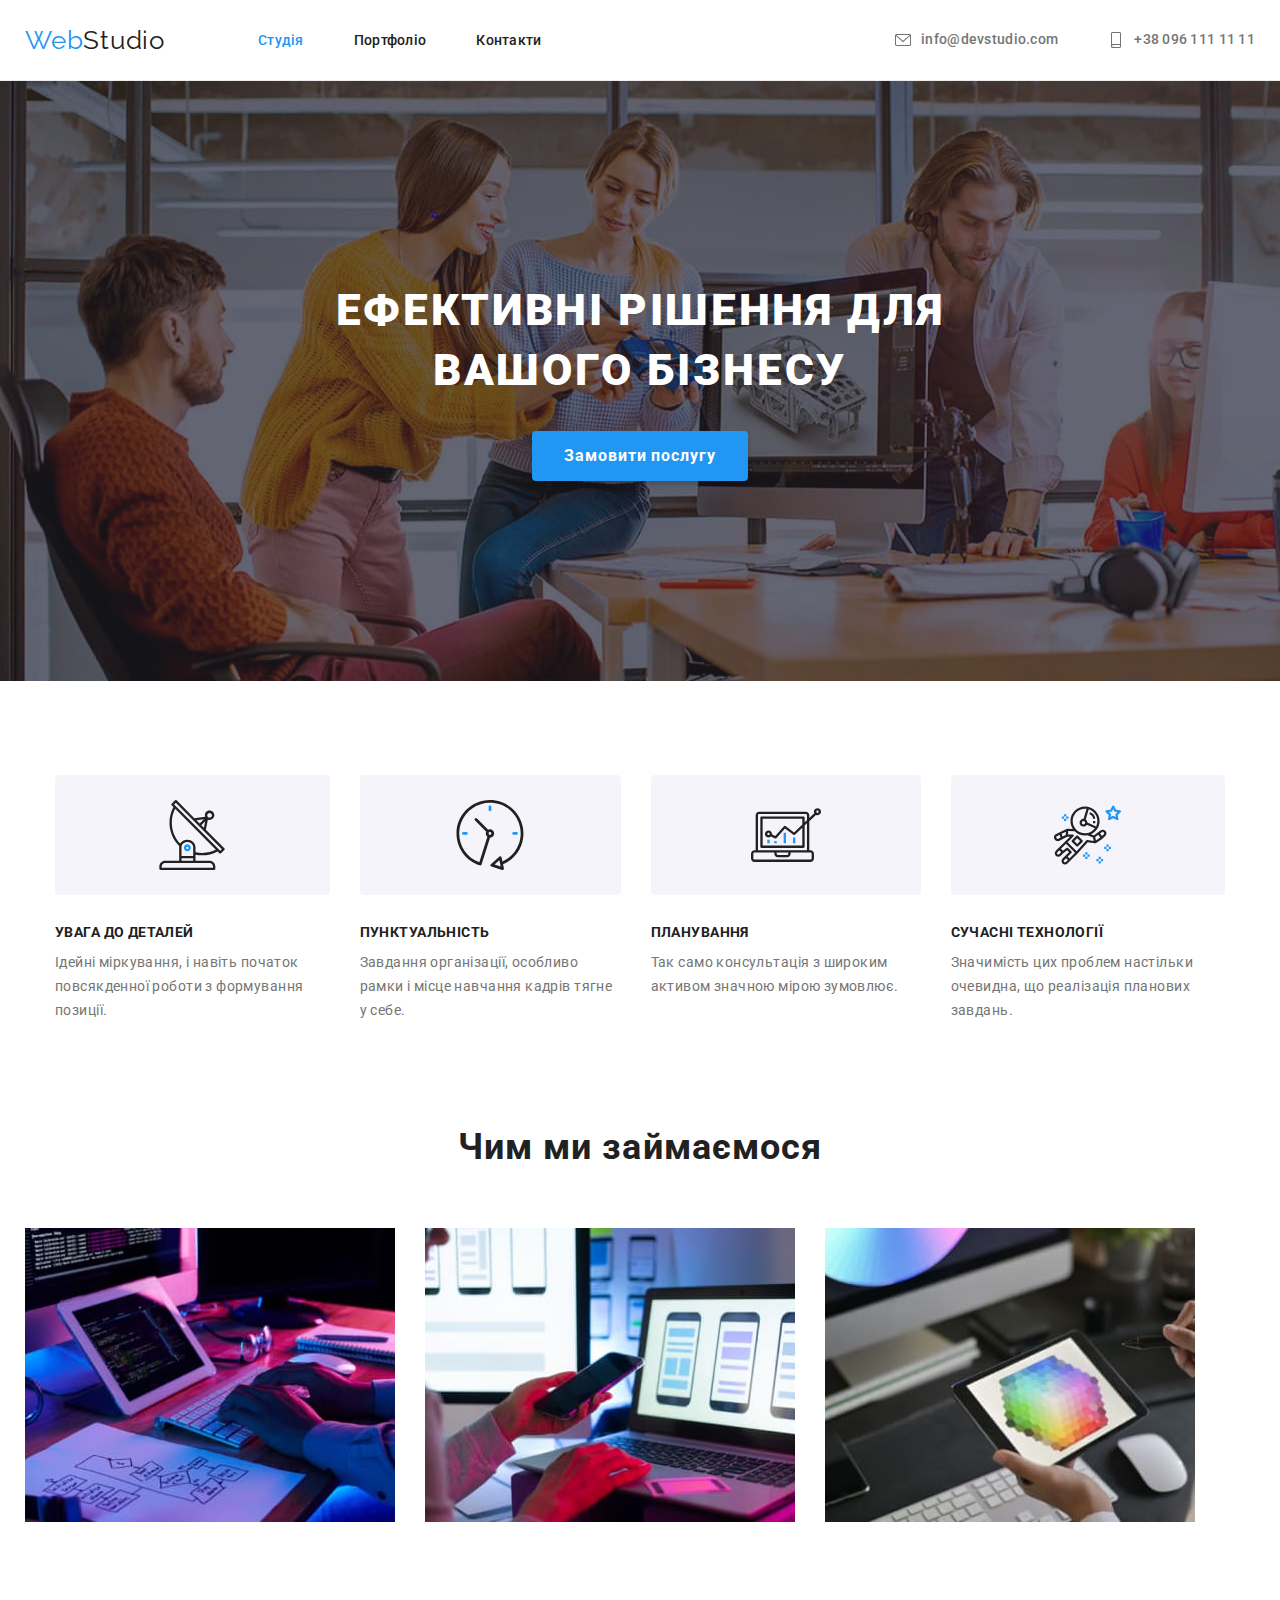
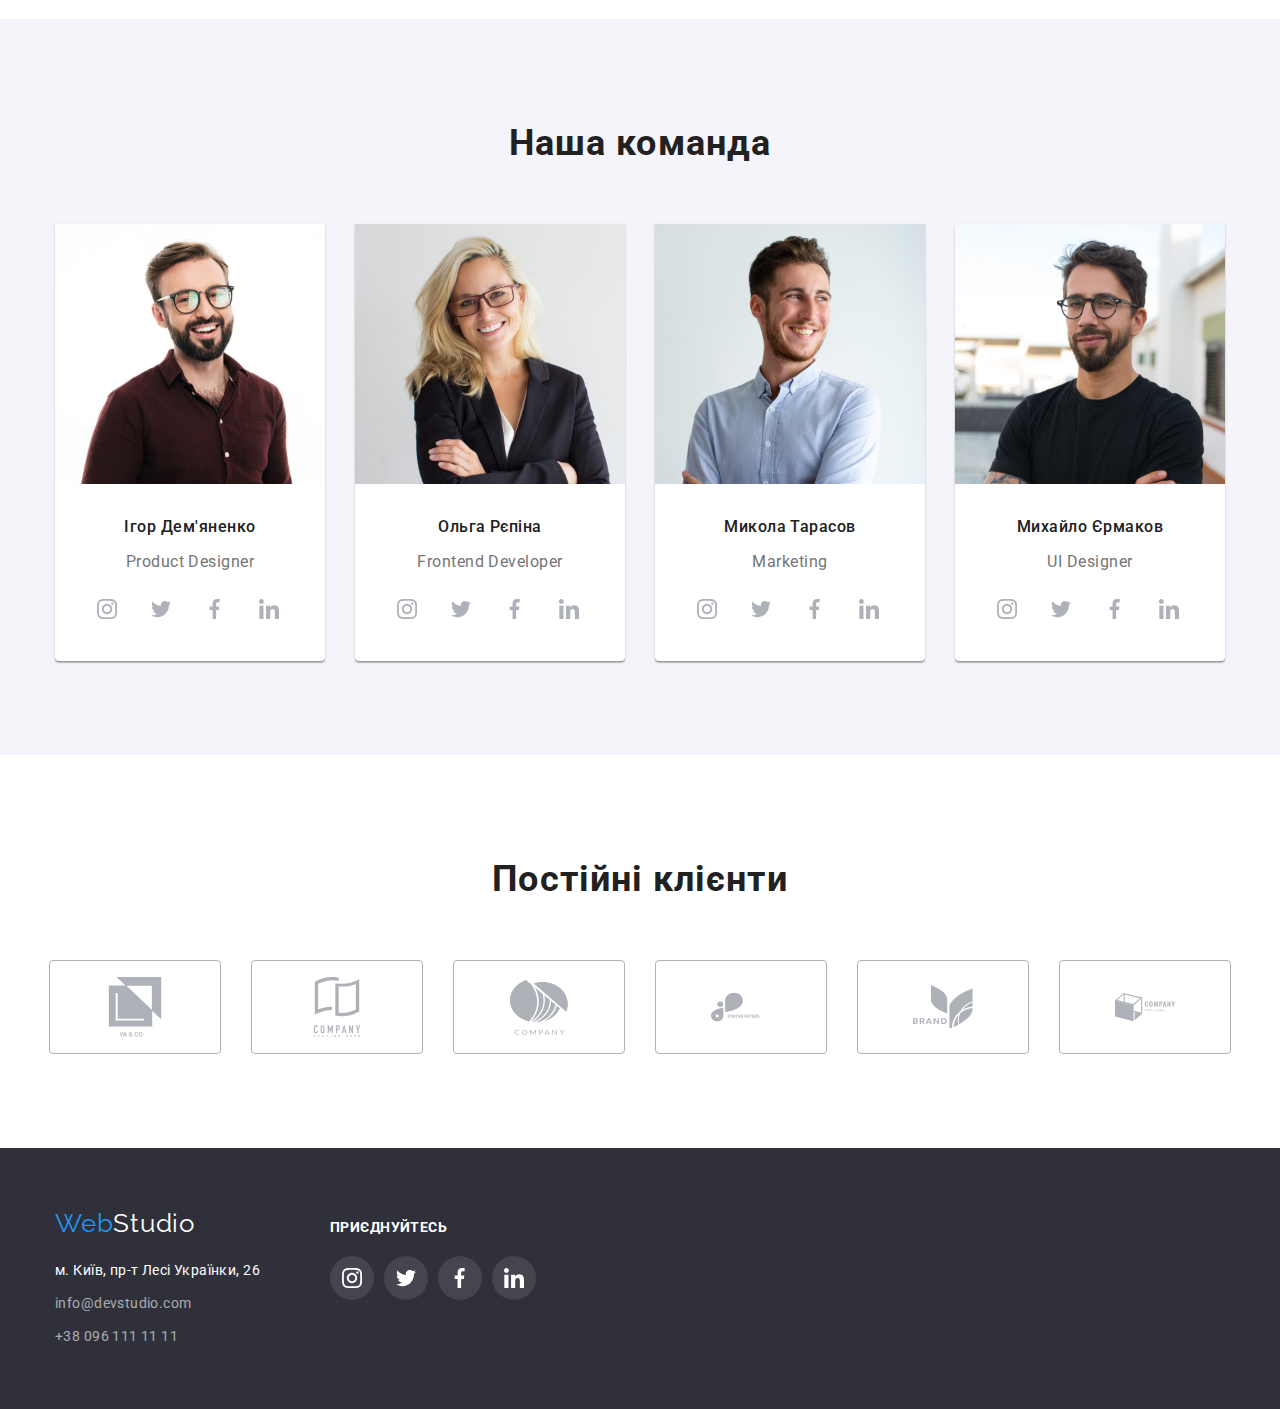
<file: index.html>
<!DOCTYPE html>
<html lang="uk">
  <head>
    <meta charset="UTF-8" />
    <meta http-equiv="X-UA-Compatible" content="IE=edge" />
    <meta name="viewport" content="width=device-width, initial-scale=1.0" />
    <title>Студія</title>
    <link
      rel="https://cdn.jsdelivr.net/npm/modern-normalize@1.1.0/modern-normalize.min.css"
      href=""
    />
    <link rel="stylesheet" href="./css/styles.css" />
    <link rel="preconnect" href="https://fonts.googleapis.com" />
    <link rel="preconnect" href="https://fonts.gstatic.com" crossorigin />
    <link
      href="https://fonts.googleapis.com/css2?family=Raleway:wght@700&family=Roboto:wght@500;700&display=swap"
      rel="stylesheet"
    />
  </head>
  <body>
    <header class="header">
      <nav class="main-nav container-header">
        <a href="" class="logo"><span class="logo-accent">Web</span>Studio</a>

        <ul class="list site-nav">
          <li><a href="./index.html" class="navigation current">Студія</a></li>
          <li>
            <a href="./portfolio.html" class="navigation">Портфоліо</a>
          </li>
          <li><a href="" class="navigation">Контакти</a></li>
        </ul>

        <ul class="list contacts-nav">
          <li>
            <a href="mailto:info@devstudio.com" class="contacts">
              <svg class="envelope" width="16" height="16">
                <use href="./images/icons.svg#icon-envelope"></use>
              </svg>
              info@devstudio.com</a
            >
          </li>
          <li>
            <a href="tel:+380961111111" class="contacts">
              <svg class="smartphone" height="16" width="16">
                <use href="./images/icons.svg#icon-smartphone"></use>
              </svg>
              +38 096 111 11 11</a
            >
          </li>
        </ul>
      </nav>
    </header>
    <main>
      <section class="hero">
        <div class="container">
          <h1 class="hero-title">Ефективні рішення для вашого бізнесу</h1>
          <button type="button" class="button">Замовити послугу</button>
        </div>
      </section>
      <section class="advantage section">
        <h2 class="visually-hidden">Переваги</h2>
        <div class="container">
          <ul class="list advantage-flex">
            <li>
              <div class="advantage-bg">
                <svg width="70" height="70" class="anthenna">
                  <use href="./images/icons.svg#icon-antenna"></use>
                </svg>
              </div>
              <h3 class="advantage-title">УВАГА ДО ДЕТАЛЕЙ</h3>
              <p class="advantage-text">
                Ідейні міркування, і навіть початок повсякденної роботи з
                формування позиції.
              </p>
            </li>
            <li>
              <div class="advantage-bg">
                <svg width="70" height="70" class="anthenna">
                  <use href="./images/icons.svg#icon-clock"></use>
                </svg>
              </div>
              <h3 class="advantage-title">ПУНКТУАЛЬНІСТЬ</h3>
              <p class="advantage-text">
                Завдання організації, особливо рамки і місце навчання кадрів
                тягне у себе.
              </p>
            </li>
            <li>
              <div class="advantage-bg">
                <svg width="70" height="70" class="diagram">
                  <use href="./images/icons.svg#icon-diagram"></use>
                </svg>
              </div>
              <h3 class="advantage-title">ПЛАНУВАННЯ</h3>
              <p class="advantage-text">
                Так само консультація з широким активом значною мірою зумовлює.
              </p>
            </li>
            <li>
              <div class="advantage-bg">
                <svg width="66.96" height="70" class="anthenna">
                  <use href="./images/icons.svg#icon-astronaut"></use>
                </svg>
              </div>
              <h3 class="advantage-title">СУЧАСНІ ТЕХНОЛОГІЇ</h3>
              <p class="advantage-text">
                Значимість цих проблем настільки очевидна, що реалізація
                планових завдань.
              </p>
            </li>
          </ul>
        </div>
      </section>
      <section class="work container-work">
        <h2 class="work-title">Чим ми займаємося</h2>
        <ul class="list work-flex">
          <li>
            <img
              src="./images/img.jpg"
              alt="Компьютер"
              width="370"
              height="294"
            />
          </li>
          <li>
            <img
              src="./images/img1.jpg"
              alt="Телефон"
              width="370"
              height="294"
            />
          </li>
          <li>
            <img
              src="./images/img2.jpg"
              alt="Планшет"
              width="370"
              height="294"
            />
          </li>
        </ul>
      </section>
      <section class="team-group section">
        <div class="container">
          <h2 class="team-title">Наша команда</h2>
          <ul class="list team-flex">
            <li class="team">
              <img
                src="./images/img3.jpg"
                alt="Фотопортрет"
                width="270"
                height="260"
              />
              <div class="team-div">
                <h3 class="team-member">Ігор Дем'яненко</h3>
                <p lang="en" class="team-profession">Product Designer</p>
                <ul class="social-button-list">
                  <li class="list-footer">
                    <a
                      href="https://www.instagram.com/?hl=ru"
                      class="social-button"
                    >
                      <svg width="20" height="20" class="icon-team">
                        <use href="./images/icons.svg#icon-instagram"></use>
                      </svg>
                    </a>
                  </li>
                  <li class="list-footer">
                    <a
                      href="https://twitter.com/?lang=ru"
                      class="social-button"
                    >
                      <svg width="20" height="20" class="icon-team">
                        <use href="./images/icons.svg#icon-twitter"></use>
                      </svg>
                    </a>
                  </li>
                  <li class="list-footer">
                    <a href="https://www.facebook.com" class="social-button">
                      <svg width="20" height="20" class="icon-team">
                        <use href="./images/icons.svg#icon-facebook"></use>
                      </svg>
                    </a>
                  </li>
                  <li class="list-footer">
                    <a
                      href="https://www.linkedin.com/feed/"
                      class="social-button"
                    >
                      <svg width="20" height="20" class="icon-team">
                        <use href="./images/icons.svg#icon-linkedin"></use>
                      </svg>
                    </a>
                  </li>
                </ul>
              </div>
            </li>
            <li class="team">
              <img
                src="./images/img4.jpg"
                alt="Фотопортрет"
                width="270"
                height="260"
              />
              <div class="team-div">
                <h3 class="team-member">Ольга Рєпіна</h3>
                <p lang="en" class="team-profession">Frontend Developer</p>
                <ul class="social-button-list">
                  <li class="list-footer">
                    <a
                      href="https://www.instagram.com/?hl=ru"
                      class="social-button"
                    >
                      <svg width="20" height="20" class="icon-team">
                        <use href="./images/icons.svg#icon-instagram"></use>
                      </svg>
                    </a>
                  </li>
                  <li class="list-footer">
                    <a
                      href="https://twitter.com/?lang=ru"
                      class="social-button"
                    >
                      <svg width="20" height="20" class="icon-team">
                        <use href="./images/icons.svg#icon-twitter"></use>
                      </svg>
                    </a>
                  </li>
                  <li class="list-footer">
                    <a href="https://www.facebook.com" class="social-button">
                      <svg width="20" height="20" class="icon-team">
                        <use href="./images/icons.svg#icon-facebook"></use>
                      </svg>
                    </a>
                  </li>
                  <li class="list-footer">
                    <a
                      href="https://www.linkedin.com/feed/"
                      class="social-button"
                    >
                      <svg width="20" height="20" class="icon-team">
                        <use href="./images/icons.svg#icon-linkedin"></use>
                      </svg>
                    </a>
                  </li>
                </ul>
              </div>
            </li>
            <li class="team">
              <img
                src="./images/img5.jpg"
                alt="Фотопортрет"
                width="270"
                height="260"
              />
              <div class="team-div">
                <h3 class="team-member">Микола Тарасов</h3>
                <p lang="en" class="team-profession">Marketing</p>
                <ul class="social-button-list">
                  <li class="list-footer">
                    <a
                      href="https://www.instagram.com/?hl=ru"
                      class="social-button"
                    >
                      <svg width="20" height="20" class="icon-team">
                        <use href="./images/icons.svg#icon-instagram"></use>
                      </svg>
                    </a>
                  </li>
                  <li class="list-footer">
                    <a
                      href="https://twitter.com/?lang=ru"
                      class="social-button"
                    >
                      <svg width="20" height="20" class="icon-team">
                        <use href="./images/icons.svg#icon-twitter"></use>
                      </svg>
                    </a>
                  </li>
                  <li class="list-footer">
                    <a href="https://www.facebook.com" class="social-button">
                      <svg width="20" height="20" class="icon-team">
                        <use href="./images/icons.svg#icon-facebook"></use>
                      </svg>
                    </a>
                  </li>
                  <li class="list-footer">
                    <a
                      href="https://www.linkedin.com/feed/"
                      class="social-button"
                    >
                      <svg width="20" height="20" class="icon-team">
                        <use href="./images/icons.svg#icon-linkedin"></use>
                      </svg>
                    </a>
                  </li>
                </ul>
              </div>
            </li>
            <li class="team">
              <img
                src="./images/img6.jpg"
                alt="Фотопортрет"
                width="270"
                height="260"
              />
              <div class="team-div">
                <h3 class="team-member">Михайло Єрмаков</h3>
                <p lang="en" class="team-profession">UI Designer</p>
                <ul class="social-button-list">
                  <li class="list-footer">
                    <a
                      href="https://www.instagram.com/?hl=ru"
                      class="social-button"
                    >
                      <svg width="20" height="20" class="icon-team">
                        <use href="./images/icons.svg#icon-instagram"></use>
                      </svg>
                    </a>
                  </li>
                  <li class="list-footer">
                    <a
                      href="https://twitter.com/?lang=ru"
                      class="social-button"
                    >
                      <svg width="20" height="20" class="icon-team">
                        <use href="./images/icons.svg#icon-twitter"></use>
                      </svg>
                    </a>
                  </li>
                  <li class="list-footer">
                    <a href="https://www.facebook.com" class="social-button">
                      <svg width="20" height="20" class="icon-team">
                        <use href="./images/icons.svg#icon-facebook"></use>
                      </svg>
                    </a>
                  </li>
                  <li class="list-footer">
                    <a
                      href="https://www.linkedin.com/feed/"
                      class="social-button"
                    >
                      <svg width="20" height="20" class="icon-team">
                        <use href="./images/icons.svg#icon-linkedin"></use>
                      </svg>
                    </a>
                  </li>
                </ul>
              </div>
            </li>
          </ul>
        </div>
      </section>
      <section class="section">
        <h2 class="work-title">Постійні клієнти</h2>
        <ul class="clients-list">
          <li class="clients-item">
            <a href="" class="clients-link">
              <svg width="106" height="60" class="clients">
                <use href="./images/icons.svg#icon-group"></use>
              </svg>
            </a>
          </li>
          <li class="clients-item">
            <a href="" class="clients-link">
              <svg width="106" height="60" class="clients">
                <use href="./images/icons.svg#icon-group-2"></use>
              </svg>
            </a>
          </li>
          <li class="clients-item">
            <a href="" class="clients-link">
              <svg width="106" height="60" class="clients">
                <use href="./images/icons.svg#icon-group-3"></use>
              </svg>
            </a>
          </li>
          <li class="clients-item">
            <a href="" class="clients-link">
              <svg width="106" height="60" class="clients">
                <use href="./images/icons.svg#icon-group-4"></use>
              </svg>
            </a>
          </li>
          <li class="clients-item">
            <a href="" class="clients-link">
              <svg width="106" height="60" class="clients">
                <use href="./images/icons.svg#icon-group-5"></use>
              </svg>
            </a>
          </li>
          <li class="clients-item">
            <a href="" class="clients-link">
              <svg width="106" height="60" class="clients">
                <use href="./images/icons.svg#icon-group-6"></use>
              </svg>
            </a>
          </li>
        </ul>
      </section>

      <footer class="footer">
        <div class="container footer-addres">
          <div class="container-footer">
            <a href="" class="logo secondary"
              ><span class="logo-accent">Web</span>Studio</a
            >
            <address>
              <ul class="list">
                <li class="adress footer-adress-f">
                  м. Київ, пр-т Лесі Українки, 26
                </li>
                <li class="footer-adress">
                  <a href="mailto:info@devstudio.com" class="footer-contacts"
                    >info@devstudio.com</a
                  >
                </li>
                <li class="footer-adress">
                  <a href="tel:+380961111111" class="footer-contacts"
                    >+38 096 111 11 11</a
                  >
                </li>
              </ul>
            </address>
          </div>
          <div class="footer-links">
            <p class="footer-join">приєднуйтесь</p>
            <p></p>
            <ul class="social-button-list">
              <li class="list-footer">
                <a
                  href="https://www.instagram.com/?hl=ru"
                  class="social-button"
                >
                  <svg width="20" height="20" class="icon">
                    <use href="./images/icons.svg#icon-instagram"></use>
                  </svg>
                </a>
              </li>
              <li class="list-footer">
                <a href="https://twitter.com/?lang=ru" class="social-button">
                  <svg width="20" height="20" class="icon">
                    <use href="./images/icons.svg#icon-twitter"></use>
                  </svg>
                </a>
              </li>
              <li class="list-footer">
                <a href="https://www.facebook.com" class="social-button">
                  <svg width="20" height="20" class="icon">
                    <use href="./images/icons.svg#icon-facebook"></use>
                  </svg>
                </a>
              </li>
              <li class="list-footer">
                <a href="https://www.linkedin.com/feed/" class="social-button">
                  <svg width="20" height="20" class="icon">
                    <use href="./images/icons.svg#icon-linkedin"></use>
                  </svg>
                </a>
              </li>
            </ul>
          </div>
        </div>
      </footer>
    </main>
  </body>
</html>
</file>
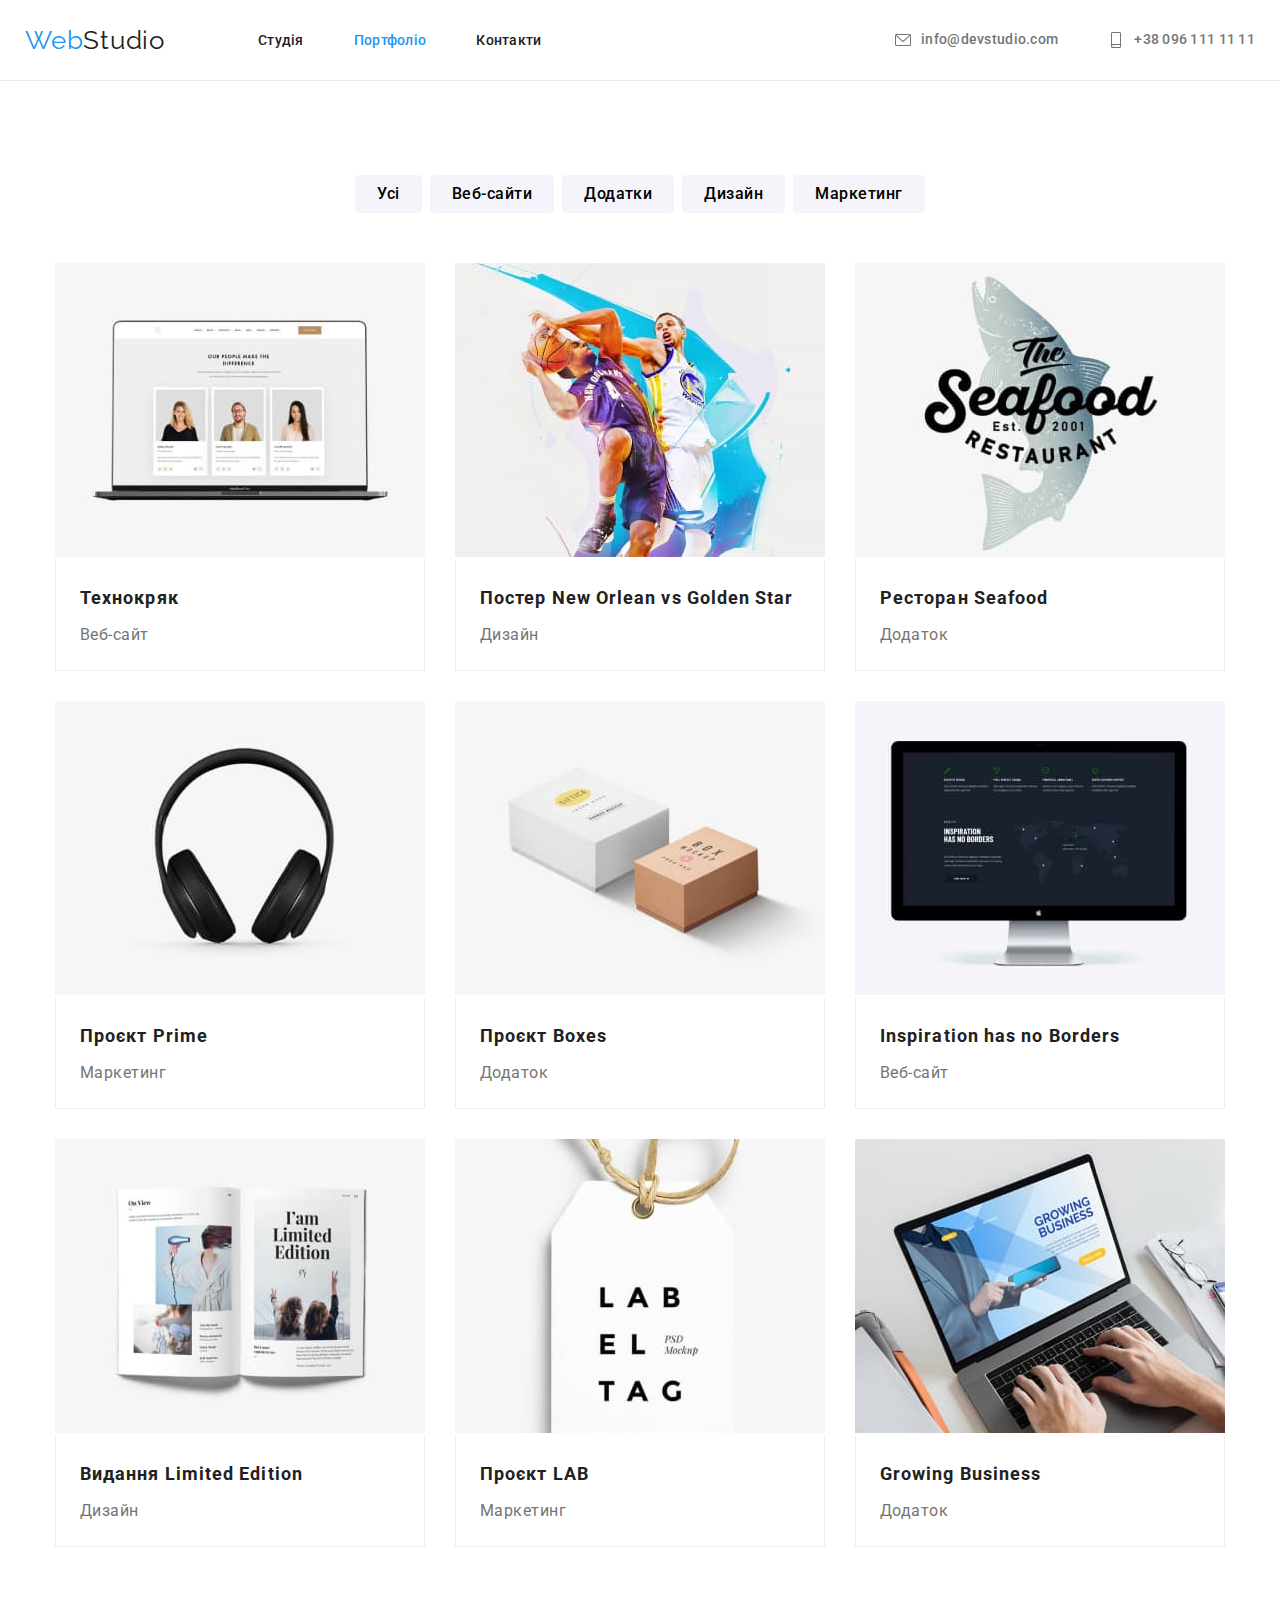
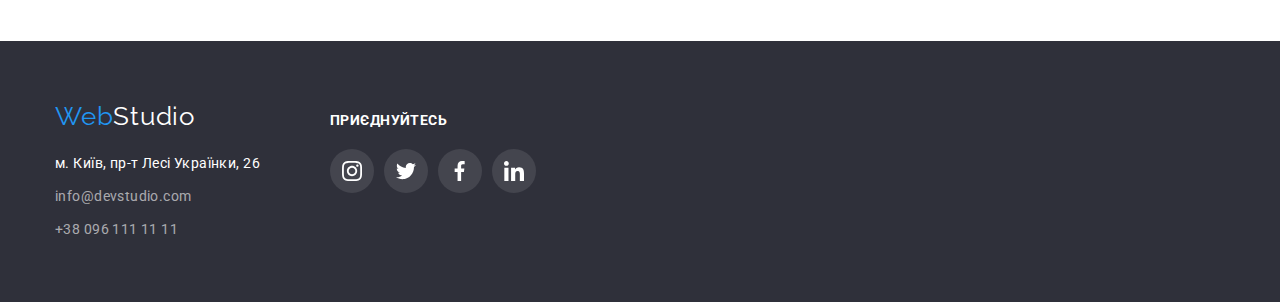
<file: portfolio.html>
<!DOCTYPE html>
<html lang="uk">
  <head>
    <meta charset="UTF-8" />
    <meta http-equiv="X-UA-Compatible" content="IE=edge" />
    <meta name="viewport" content="width=device-width, initial-scale=1.0" />
    <title>Портфоліо</title>
    <link
      rel="https://cdn.jsdelivr.net/npm/modern-normalize@1.1.0/modern-normalize.min.css"
      href=""
    />
    <link rel="stylesheet" href="./css/styles.css" />
    <link rel="preconnect" href="https://fonts.googleapis.com" />
    <link rel="preconnect" href="https://fonts.gstatic.com" crossorigin />
    <link
      href="https://fonts.googleapis.com/css2?family=Raleway:wght@700&family=Roboto:wght@500;700&display=swap"
      rel="stylesheet"
    />
  </head>
  <body>
    <header class="header">
      <nav class="main-nav container-header">
        <a href="" class="logo"><span class="logo-accent">Web</span>Studio</a>

        <ul class="list site-nav">
          <li><a href="./index.html" class="navigation">Студія</a></li>
          <li>
            <a href="./portfolio.html" class="navigation current">Портфоліо</a>
          </li>
          <li><a href="" class="navigation">Контакти</a></li>
        </ul>

        <ul class="list contacts-nav">
          <li>
            <a href="mailto:info@devstudio.com" class="contacts">
              <svg class="envelope" width="16" height="16">
                <use href="./images/icons.svg#icon-envelope"></use>
              </svg>
              info@devstudio.com</a
            >
          </li>
          <li>
            <a href="tel:+380961111111" class="contacts">
              <svg class="smartphone" height="16" width="16">
                <use href="./images/icons.svg#icon-smartphone"></use>
              </svg>
              +38 096 111 11 11</a
            >
          </li>
        </ul>
      </nav>
    </header>
    <main>
      <section class="section">
        <h1 class="visually-hidden">Портфоліо</h1>
        <div class="container">
          <ul class="list button-flex">
            <li><button type="button" class="secondary-button">Усі</button></li>
            <li>
              <button type="button" class="secondary-button">Веб-сайти</button>
            </li>
            <li>
              <button type="button" class="secondary-button">Додатки</button>
            </li>
            <li>
              <button type="button" class="secondary-button">Дизайн</button>
            </li>
            <li>
              <button type="button" class="secondary-button">Маркетинг</button>
            </li>
          </ul>
          <ul class="list flex-container">
            <li class="flex-element">
              <a href="" class="link-item">
                <img src="./images/img7.jpg" alt="ноутбук" width="370" />
                <div class="list-div">
                  <h2 class="list-title">Технокряк</h2>
                  <p class="list-text">Веб-сайт</p>
                </div>
              </a>
            </li>
            <li class="flex-element">
              <a href="" class="link-item">
                <img src="./images/img8.jpg" alt="баскетбол" width="370" />
                <div class="list-div">
                  <h2 class="list-title">Постер New Orlean vs Golden Star</h2>
                  <p class="list-text">Дизайн</p>
                </div>
              </a>
            </li>
            <li class="flex-element">
              <a href="" class="link-item">
                <img src="./images/img9.jpg" alt="лого ресторану" width="370" />
                <div class="list-div">
                  <h2 class="list-title">Ресторан Seafood</h2>
                  <p class="list-text">Додаток</p>
                </div>
              </a>
            </li>
            <li class="flex-element">
              <a href="" class="link-item">
                <img src="./images/img10.jpg" alt="навушники" width="370" />
                <div class="list-div">
                  <h2 class="list-title">Проєкт Prime</h2>
                  <p class="list-text">Маркетинг</p>
                </div>
              </a>
            </li>
            <li class="flex-element">
              <a href="" class="link-item">
                <img src="./images/img11.jpg" alt="коробочки" width="370" />
                <div class="list-div">
                  <h2 class="list-title">Проєкт Boxes</h2>
                  <p class="list-text">Додаток</p>
                </div>
              </a>
            </li>
            <li class="flex-element">
              <a href="" class="link-item">
                <img src="./images/img12.jpg" alt="аймак" width="370" />
                <div class="list-div">
                  <h2 class="list-title">Inspiration has no Borders</h2>
                  <p class="list-text">Веб-сайт</p>
                </div>
              </a>
            </li>
            <li class="flex-element">
              <a href="" class="link-item">
                <img src="./images/img13.jpg" alt="журнал" width="370" />
                <div class="list-div">
                  <h2 class="list-title">Видання Limited Edition</h2>
                  <p class="list-text">Дизайн</p>
                </div>
              </a>
            </li>
            <li class="flex-element">
              <a href="" class="link-item">
                <img src="./images/img14.jpg" alt="тег" width="370" />
                <div class="list-div">
                  <h2 class="list-title">Проєкт LAB</h2>
                  <p class="list-text">Маркетинг</p>
                </div>
              </a>
            </li>
            <li class="flex-element">
              <a href="" class="link-item">
                <img
                  src="./images/img15.jpg"
                  alt="праця за ноутбуком"
                  width="370"
                />
                <div class="list-div">
                  <h2 class="list-title">Growing Business</h2>
                  <p class="list-text">Додаток</p>
                </div>
              </a>
            </li>
          </ul>
        </div>
      </section>
    </main>
    <footer class="footer">
      <div class="container footer-addres">
        <div class="container-footer">
          <a href="" class="logo secondary"
            ><span class="logo-accent">Web</span>Studio</a
          >
          <address>
            <ul class="list">
              <li class="adress footer-adress-f">
                м. Київ, пр-т Лесі Українки, 26
              </li>
              <li class="footer-adress">
                <a href="mailto:info@devstudio.com" class="footer-contacts"
                  >info@devstudio.com</a
                >
              </li>
              <li class="footer-adress">
                <a href="tel:+380961111111" class="footer-contacts"
                  >+38 096 111 11 11</a
                >
              </li>
            </ul>
          </address>
        </div>
        <div class="footer-links">
          <p class="footer-join">приєднуйтесь</p>
          <p></p>
          <ul class="social-button-list">
            <li class="list-footer">
              <a href="https://www.instagram.com/?hl=ru" class="social-button">
                <svg width="20" height="20" class="icon">
                  <use href="./images/icons.svg#icon-instagram"></use>
                </svg>
              </a>
            </li>
            <li class="list-footer">
              <a href="https://twitter.com/?lang=ru" class="social-button">
                <svg width="20" height="20" class="icon">
                  <use href="./images/icons.svg#icon-twitter"></use>
                </svg>
              </a>
            </li>
            <li class="list-footer">
              <a href="https://www.facebook.com" class="social-button">
                <svg width="20" height="20" class="icon">
                  <use href="./images/icons.svg#icon-facebook"></use>
                </svg>
              </a>
            </li>
            <li class="list-footer">
              <a href="https://www.linkedin.com/feed/" class="social-button">
                <svg width="20" height="20" class="icon">
                  <use href="./images/icons.svg#icon-linkedin"></use>
                </svg>
              </a>
            </li>
          </ul>
        </div>
      </div>
    </footer>
  </body>
</html>
</file>
<file: css/styles.css>
:root {
  --main-color: #212121;
  --bg-color: #f5f5f5;
  --accent-color: #2196f3;
  --secondary-color: #757575;
  --white-color: #ffffff;
}

body {
  font-family: Roboto, sans-serif;
  color: var(--main-color);
  font-size: 14px;
  margin: 0;
}

.section {
  padding-bottom: 94px;
  padding-top: 94px;
}

.container {
  box-sizing: border-box;
  width: 1200px;
  margin: auto;
  padding-left: 15px;
  padding-right: 15px;
}
.container-work {
  width: 1230px;
  margin: auto;
  padding-left: 15px;
  padding-right: 15px;
  padding-bottom: 94px;
}
.container-header {
  width: 1230px;
  padding-left: 15px;
  padding-right: 15px;
  padding-left: 15px;
  padding-right: 15px;
  margin: auto;
}
.list {
  list-style: none;
  margin: 0%;
}

.main-nav {
  display: flex;
  align-items: center;
  justify-items: start;
}

.header {
  background-color: var(--white-color);
  border-bottom: 1px solid #ececec;
}

.logo {
  font-family: "Raleway", sans-serif;
  font-size: 26px;
  line-height: 1.19;
  letter-spacing: 0.03em;
  color: var(--main-color);
  text-decoration: none;
}

.logo.secondary {
  display: block;
  color: var(--white-color);
  margin-bottom: 20px;
  margin-top: 0;
}

.logo-accent {
  color: var(--accent-color);
  padding-top: 24px;
  padding-bottom: 25px;
}
ul {
  margin: 0;
  padding: 0;
}

.site-nav {
  display: flex;
  margin-left: 93px;
}

.site-nav li:not(:last-child) {
  margin-right: 50px;
}

.envelope,
.smartphone {
  fill: currentColor;
  margin-right: 10px;
}

.contacts-nav {
  display: flex;
  margin-left: auto;
}

.contacts-nav li:not(:last-child) {
  margin-right: 50px;
}

.visually-hidden {
  position: absolute;
  width: 1px;
  height: 1px;
  margin: -1px;
  border: 0;
  padding: 0;
  white-space: nowrap;
  clip-path: inset(100%);
  clip: rect(0 0 0 0);
  overflow: hidden;
}

.navigation {
  font-weight: 500;
  line-height: 1.14;
  letter-spacing: 0.02em;
  text-decoration: none;
  padding: 32px 0;

  color: var(--main-color);
}

.navigation.current {
  color: var(--accent-color);
}

.navigation:hover,
.navigation:focus {
  color: var(--accent-color);
}

.contacts {
  display: flex;
  align-items: center;
  font-weight: 500;
  line-height: 1.14;
  letter-spacing: 0.02em;
  text-decoration: none;
  padding: 32px 0;

  color: var(--secondary-color);
}

.contacts:hover,
.contacts:focus {
  color: var(--accent-color);
}
.hero {
  padding: 200px 0;
  margin: 0 auto;
  background-image: linear-gradient(
      to right,
      rgba(47, 48, 58, 0.4),
      rgba(47, 48, 58, 0.4)
    ),
    url(../images/bg.jpg);
  max-width: 1600px;
}

.hero-title {
  font-weight: 900;
  font-size: 44px;
  line-height: 1.36;
  text-align: center;
  letter-spacing: 0.06em;
  text-transform: uppercase;
  color: var(--white-color);
  margin-bottom: 30px;
  margin-top: 0;
  margin-left: auto;
  margin-right: auto;
  width: 696px;
}

.button {
  display: block;
  font-family: inherit;
  font-weight: 700;
  font-size: 16px;
  line-height: 1.88;
  padding: 10px 32px;
  letter-spacing: 0.06em;
  cursor: pointer;
  margin: auto;
  border: 0;

  color: var(--white-color);
  background-color: var(--accent-color);
  box-shadow: 0px 4px 4px rgba(0, 0, 0, 0.15);
  border-radius: 4px;
}

.button:hover {
  background: #188ce8;
}
.secondary-button {
  font-style: normal;
  font-weight: 500;
  font-size: 16px;
  line-height: 1.63;
  letter-spacing: 0.03em;
  font-family: inherit;
  cursor: pointer;
  border: 0;
  border-radius: 4px;
  padding: 6px 22px;

  background-color: #f5f4fa;
}

.button-flex {
  display: flex;
  justify-content: center;
  margin-bottom: 50px;
}

.button-flex li:not(:last-child) {
  margin-right: 8px;
}

.secondary-button:hover,
.secondary-button:focus {
  color: var(--white-color);
  background-color: var(--accent-color);
  box-shadow: 0px 1px 1px rgba(0, 0, 0, 0.12), 0px 4px 4px rgba(0, 0, 0, 0.06),
    1px 4px 6px rgba(0, 0, 0, 0.16);
}

.advantage-flex {
  display: flex;
  justify-content: space-evenly;
}

.advantage-flex li:not(:last-child) {
  margin-right: 30px;
}

.anthenna {
}

.diagram {
  margin: 0 100px;
}
.advantage-bg {
  display: flex;
  justify-content: center;
  align-items: center;
  border-radius: 4px;
  background: #f5f4fa;
  height: 120px;

  margin-bottom: 30px;
}

.advantage-title {
  font-weight: 700;
  font-size: 14px;
  line-height: 1.14;
  letter-spacing: 0.03em;
  text-transform: uppercase;
  margin-top: 0;
  margin-bottom: 10px;
}

.advantage-text {
  font-weight: 400;
  line-height: 1.71;
  letter-spacing: 0.03em;
  margin: 0;

  color: var(--secondary-color);
}

.advantage,
.work {
  background-color: var(--white-color);
}

.work-flex {
  display: flex;
}

.work-flex li:not(:last-child) {
  margin-right: 30px;
}

.team-group {
  background-color: #f5f4fa;
}

.team {
  background: #ffffff;
  box-shadow: 0px 1px 3px rgba(0, 0, 0, 0.12), 0px 1px 1px rgba(0, 0, 0, 0.14),
    0px 2px 1px rgba(0, 0, 0, 0.2);
  border-radius: 0px 0px 4px 4px;
}

.icon-team {
  fill: currentColor;
}

.team-flex {
  display: flex;
}

.team-flex li.team:not(:last-child) {
  margin-right: 30px;
}

.work-title,
.team-title {
  font-weight: 700;
  font-size: 36px;
  line-height: 1.7;
  text-align: center;
  letter-spacing: 0.03em;
  margin-top: 0;
  margin-bottom: 50px;
}

.social-bg {
  display: inline-block;
  width: 44px;
  height: 44px;
  background-color: black;
  border-radius: 50%;
  margin-right: 10px;
}

.list-social {
  display: flex;
  padding: 0;
  margin: 0;
  list-style: none;
}

.team-div {
  padding: 30px;
}

.team-member {
  margin-top: 0;
  font-weight: 500;
  font-size: 16px;
  line-height: 1.19;
  letter-spacing: 0.03em;
  margin-bottom: 10px;
  text-align: center;
}

.team-profession {
  margin-bottom: 16px;
  font-weight: 400;
  font-size: 16px;
  line-height: 1.19;
  letter-spacing: 0.03em;
  text-align: center;

  color: var(--secondary-color);
}

.flex-container {
  display: flex;
  flex-wrap: wrap;
  margin-right: auto;
}

.flex-element {
  width: 370px;
  background: #ffffff;
  margin-bottom: 30px;
}

.link-item {
  display: block;
  text-decoration: none;
  color: var(--main-color);
}

.link-item:hover,
.link-item:focus {
  box-shadow: 0px 1px 1px rgba(0, 0, 0, 0.12), 0px 4px 4px rgba(0, 0, 0, 0.06),
    1px 4px 6px rgba(0, 0, 0, 0.16);
}

.flex-element:not(:nth-child(3n)) {
  margin-right: 30px;
}

.flex-element:nth-last-child(-n + 3) {
  margin-bottom: 0;
}

.list-title {
  margin-top: 0;
  font-weight: 700;
  font-size: 18px;
  line-height: 2;
  letter-spacing: 0.06em;
  margin-bottom: 4px;
}

.list-div {
  padding: 20px 24px;
  border-bottom: 1px solid #eeeeee;
  border-right: 1px solid #eeeeee;
  border-left: 1px solid #eeeeee;
  border-top: 0;
}

.list-text {
  font-size: 16px;
  line-height: 1.88;
  letter-spacing: 0.03em;
  margin: 0;

  color: var(--secondary-color);
}

.clients-list {
  list-style: none;
  display: flex;
  text-align: center;
  justify-content: center;
}

.clients {
  display: inline-block;
  fill: #afb1b8;
}

.clients-link {
  width: 100%;
  height: 100%;
  display: flex;
  justify-content: center;
  align-items: center;
}

.clients-item {
  display: flex;
  align-items: center;
  justify-content: center;
  width: 170px;
  height: 92px;
  border: 1px solid #afb1b8;
  border-radius: 4px;
  fill: var(--secondary-color);
}

.clients-item:hover,
.clients-item:focus {
  color: var(--accent-color);
  fill: var(--accent-color);
  border: 1px solid var(--accent-color);
}

.clients:hover,
.clients:focus {
  fill: var(--accent-color);
}

.clients-item:not(:last-child) {
  margin-right: 30px;
}

.container-footer {
  margin-right: 70px;
}

.footer {
  background-color: #2f303a;
  padding-top: 60px;
  padding-bottom: 60px;
}

.footer-adress-f {
  margin-bottom: 9px;
  display: block;
}

.footer-adress:not(:last-child) {
  margin-bottom: 9px;
  display: block;
}

.adress {
  font-style: normal;
  line-height: 1.71;
  letter-spacing: 0.03em;

  color: var(--white-color);
}

.footer-contacts {
  font-style: normal;
  line-height: 1.71;
  letter-spacing: 0.03em;
  text-decoration: none;

  color: rgba(255, 255, 255, 0.6);
}

.footer-contacts:hover,
.footer-contacts:focus {
  color: var(--accent-color);
}

.footer-join {
  text-transform: uppercase;
  font-weight: 700;
  font-size: 14px;
  line-height: 1.14;
  letter-spacing: 0.03em;
  margin: 0;
  margin-bottom: 20px;

  color: #ffffff;
}

.social-button {
  width: 100%;
  height: 100%;
  border-radius: 50%;
  display: flex;
  justify-content: center;
  align-items: center;
  color: #afb1b8;
  background-color: rgba(255, 255, 255, 0.1);
}

.social-button:hover,
.social-button:focus {
  background-color: var(--accent-color);
  color: var(--white-color);
}

.icon {
  fill: var(--white-color);
}

.list-footer {
  width: 44px;
  height: 44px;
  list-style: none;
}
.social-button-list {
  display: flex;
  gap: 10px;
}

.footer-addres {
  display: flex;
  align-items: baseline;
}
</file>
